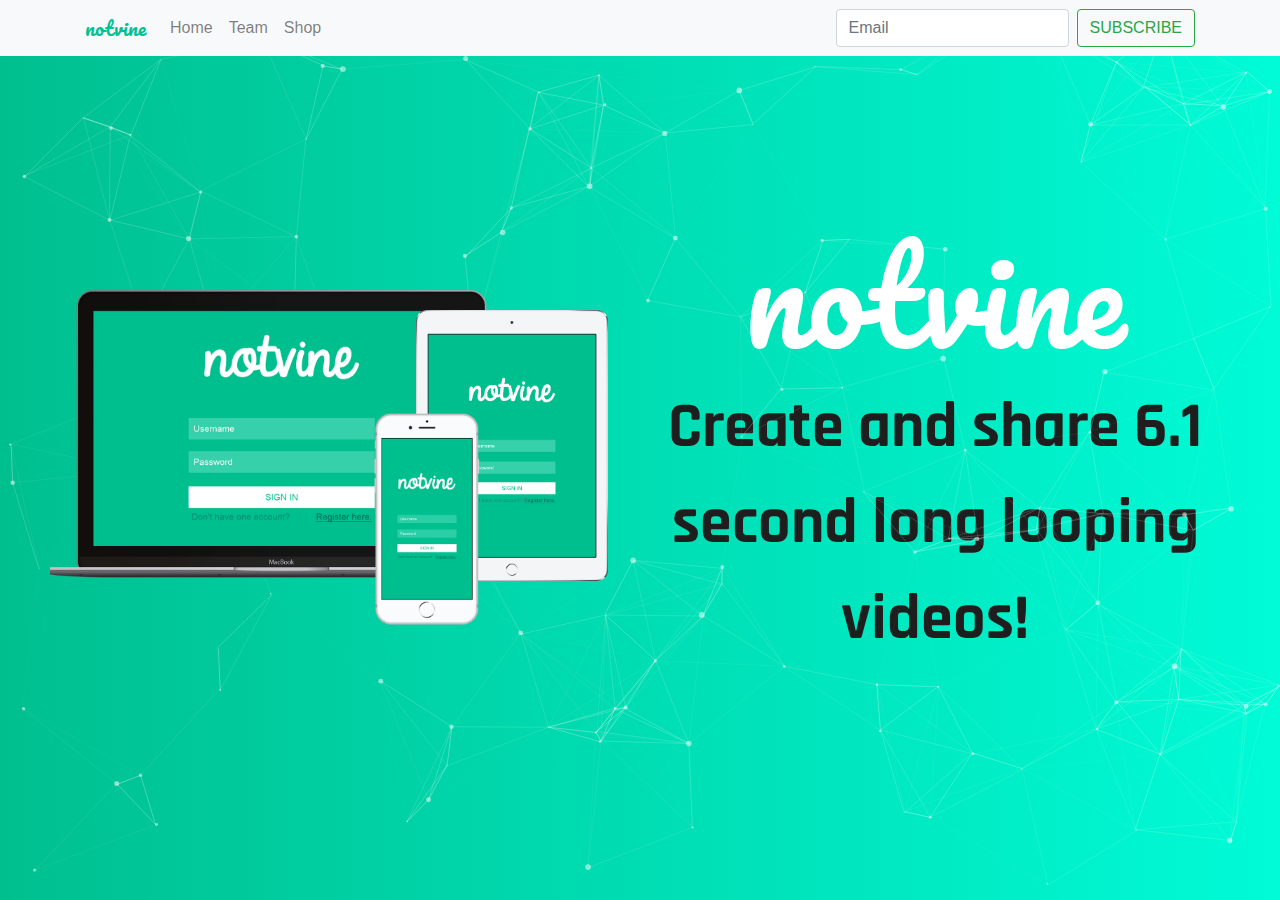
<file: index.html>
<!DOCTYPE html>
<html lang="en">
<head>
    <meta charset="UTF-8">
    <meta name="viewport" content="width=device-width, initial-scale=1.0">
    <meta http-equiv="X-UA-Compatible" content="ie=edge">
    <title>notvine</title>
    <link rel="stylesheet" type="text/css" href="css/style.css">
    <link rel="stylesheet" type="text/css" href="css/bootstrap.min.css">
    <link href="https://fonts.googleapis.com/css?family=Rajdhani" rel="stylesheet">
    <link href="https://fonts.googleapis.com/css?family=Pacifico" rel="stylesheet">
</head>
<body>

    <nav class="navbar navbar-expand-lg navbar-light bg-light fixed-top">
        <div class="container">
            <button class="navbar-toggler" type="button" data-toggle="collapse" data-target="#navbarTogglerDemo03" aria-controls="navbarTogglerDemo03" aria-expanded="false" aria-label="Toggle navigation">
                <span class="navbar-toggler-icon"></span>
            </button>
            <a class="navbar-brand" href="#" style="color: #00C194;">notvine</a>
            
            <div class="collapse navbar-collapse" id="navbarTogglerDemo03">
                <ul class="navbar-nav mr-auto mt-2 mt-lg-0">
                    <li class="nav-item">
                        <a class="nav-link" href="#">Home</a>
                    </li>
                    <li class="nav-item">
                        <a class="nav-link" href="team.html">Team</a>
                    </li>
                    <li class="nav-item">
                        <a class="nav-link" href="https://jomaswag.com/" target="_blank">Shop</a>
                    </li>
                </ul>
                <form class="form-inline my-2 my-lg-0">
                    <input class="form-control mr-sm-2" type="email" placeholder="Email" aria-label="Email">
                    <button class="btn btn-outline-success my-2 my-sm-0" type="submit">SUBSCRIBE</button>
                </form>
            </div>
        </div>
    </nav>

    <div id="landing">
        <div id="particles-js"></div>
        <div id="content">
            <img src="img/app.png" alt="">
            <div id="about">
                <h1>notvine</h1>
                <p>Create and share 6.1 second long looping videos!</p>
            </div>
        </div>
    </div>
    
    <script src="js/jquery-3.3.1.min.js" defer></script>
    <script src="js/popper.min.js" defer></script>
    <script src="js/bootstrap.min.js" defer></script>
    <script src="js/particles.min.js" defer></script>
    <script type="text/javascript" src="js/script.js" defer></script>
</body>
</html>
</file>
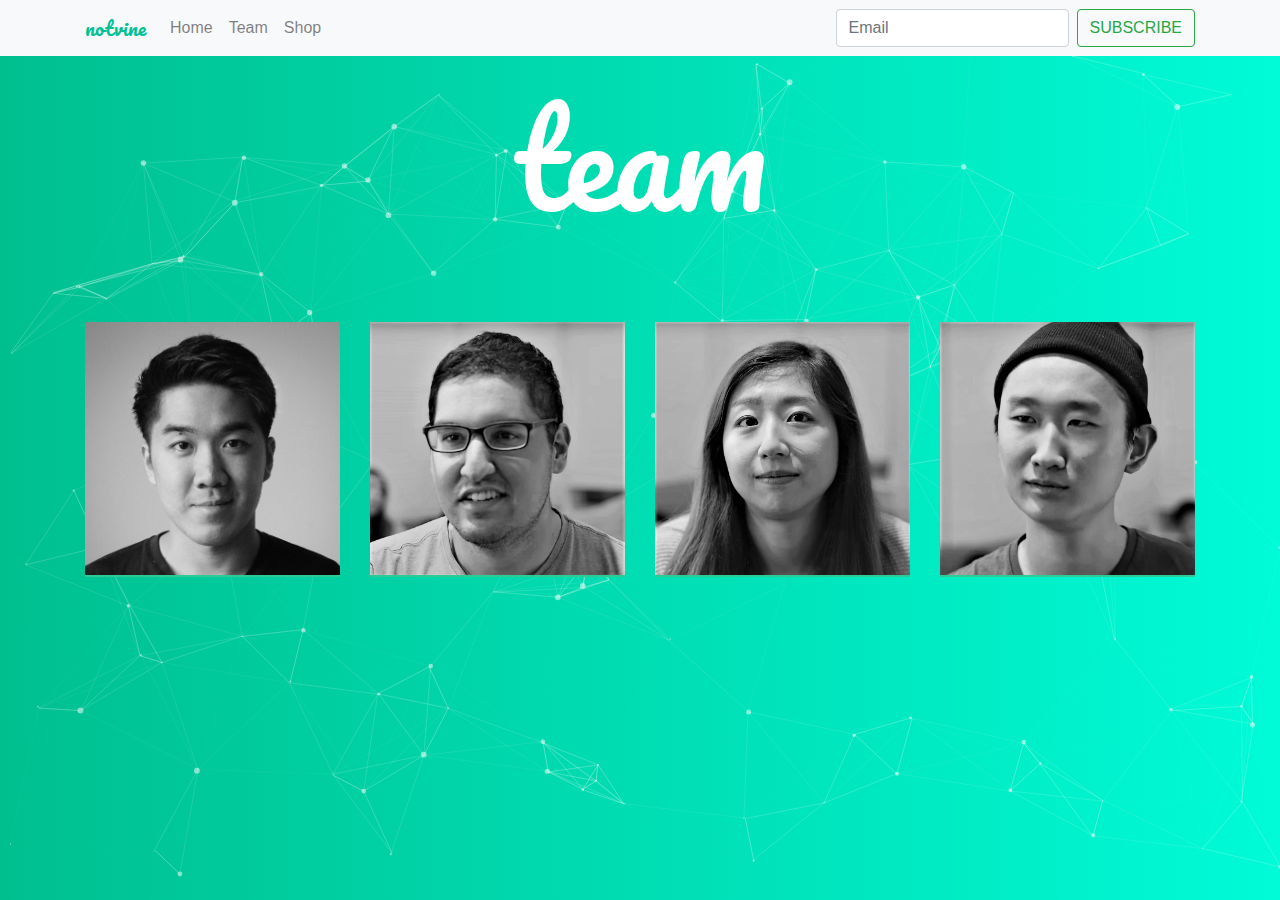
<file: team.html>
<!DOCTYPE html>
<html lang="en">
<head>
    <meta charset="UTF-8">
    <meta name="viewport" content="width=device-width, initial-scale=1.0">
    <meta http-equiv="X-UA-Compatible" content="ie=edge">
    <title>notvine</title>
    <link rel="stylesheet" type="text/css" href="css/team.css">
    <link rel="stylesheet" type="text/css" href="css/bootstrap.min.css">
    <link href="https://fonts.googleapis.com/css?family=Rajdhani" rel="stylesheet">
    <link href="https://fonts.googleapis.com/css?family=Pacifico" rel="stylesheet">
</head>
<body>

    <nav class="navbar navbar-expand-lg navbar-light bg-light fixed-top">
        <div class="container">
            <button class="navbar-toggler" type="button" data-toggle="collapse" data-target="#navbarTogglerDemo03" aria-controls="navbarTogglerDemo03" aria-expanded="false" aria-label="Toggle navigation">
                <span class="navbar-toggler-icon"></span>
            </button>
            <a class="navbar-brand" href="index.html" style="color: #00C194;">notvine</a>
            
            <div class="collapse navbar-collapse" id="navbarTogglerDemo03">
                <ul class="navbar-nav mr-auto mt-2 mt-lg-0">
                  <li class="nav-item">
                      <a class="nav-link" href="index.html">Home</a>
                  </li>
                  <li class="nav-item">
                      <a class="nav-link" href="#">Team</a>
                  </li>
                  <li class="nav-item">
                      <a class="nav-link" href="https://jomaswag.com/" target="_blank">Shop</a>
                  </li>
                </ul>
                <form class="form-inline my-2 my-lg-0">
                    <input class="form-control mr-sm-2" type="email" placeholder="Email" aria-label="Email">
                    <button class="btn btn-outline-success my-2 my-sm-0" type="submit">SUBSCRIBE</button>
                </form>
            </div>
        </div>
    </nav>

    <div id="team">
        <div id="particles-js"></div>
        <h1>team</h1>
        <div class="container">
          <div class="row">
            <div class="col-md-3">
              <div class="content">
                <img src="img/jomabw.jpg" alt="">
                <div class="overlay"></div>
                <div class="about text-center">
                  <h5>Joma</h5>
                  <p>CEO</p>
                </div>
              </div>
            </div>
            <div class="col-md-3">
              <div class="content">
                <img src="img/cameronbw.png" alt="">
                <div class="overlay"></div>
                <div class="about text-center">
                  <h5>Cameron</h5>
                  <p>Back-End Developer</p>
                </div>
              </div>
            </div>
            <div class="col-md-3">
              <div class="content">
                <img src="img/sunmibw.png" alt="">
                <div class="overlay"></div>
                <div class="about text-center">
                  <h5>Sunmi</h5>
                  <p>Front-End Developer</p>
                </div>
              </div>
            </div>
            <div class="col-md-3">
              <div class="content">
                <img src="img/johnbw.png" alt="">
                <div class="overlay"></div>
                <div class="about text-center">
                  <h5>John</h5>
                  <p>UI / UX Designer</p>
                </div>
              </div>
            </div>
          </div>
        </div>
    </div>
      
    
    <script src="js/jquery-3.3.1.min.js" defer></script>
    <script src="js/popper.min.js" defer></script>
    <script src="js/bootstrap.min.js" defer></script>
    <script src="js/particles.min.js" defer></script>
    <script type="text/javascript" src="js/script.js" defer></script>
</body>
</html>
</file>
<file: css/style.css>
body, html {
    width: 100%;
    height: 100%;
}

button:hover {
    background-color: #00C194 !important;
}

.navbar-brand {
    font-family: 'Pacifico', cursive;
}

#landing {
    position: relative;
    width: 100%;
    height: 100%;
    background: #00bf8f;
    background: -moz-linear-gradient(left, #00bf8f 0%, #00fbd7 100%);
    background: -webkit-linear-gradient(left, #00bf8f 0%,#00fbd7 100%);
    background: linear-gradient(to right, #00bf8f 0%,#00fbd7 100%);
    filter: progid:DXImageTransform.Microsoft.gradient( startColorstr='#00bf8f', endColorstr='#00fbd7',GradientType=1 );
}

#particles-js {
    position: absolute;
    top: 0;
    left: 0;
    right: 0;
    bottom: 0;
    height: 99% !important;
}

#content {
    padding: 0 50px;
    width: 100%;
    height: 100%;
    display: grid;
    grid-template-columns: 1fr 1fr;
    align-items: center;
    justify-items: center;
    font-family: 'Pacifico', cursive;
    color: white;
    text-align: center;
}

#content img {
    width: 100%;
    z-index: 1;
}

#about h1 {
    font-size: 8em;
}

#about p {
    color: #1e1e1e;
    font-size: 4em;
    font-family: 'Rajdhani', sans-serif;
    font-weight: bolder;
}

@media screen and (max-width: 992px) {

    * {
        text-align: center;
    }
    
    #content {
        grid-template-columns: 1fr;
        padding: 0 10px;
    }

}

@media screen and (max-width: 768px) {

    * {
        text-align: center;
    }
    
    #about h1 {
        font-size: 6em;
    }

    #about p {
        font-size: 3em;
    }

}

@media screen and (max-width: 576px) {

    * {
        text-align: center;
    }

    .btn {
        width: 100% !important;
    }
    
    #content {
        grid-template-columns: 1fr;
        padding: 0 10px;
    }

    #about h1 {
        font-size: 5em;
    }

    #about p {
        font-size: 2em;
    }

}
</file>
<file: css/team.css>
body, html {
    width: 100%;
    height: 100%;
}

button:hover {
    background-color: #00C194 !important;
}

.navbar-brand {
    font-family: 'Pacifico', cursive;
}

#team {
    width: 100%;
    min-height: 100%;
    background: #00bf8f;
    background: -moz-linear-gradient(left, #00bf8f 0%, #00fbd7 100%);
    background: -webkit-linear-gradient(left, #00bf8f 0%,#00fbd7 100%);
    background: linear-gradient(to right, #00bf8f 0%,#00fbd7 100%);
    filter: progid:DXImageTransform.Microsoft.gradient( startColorstr='#00bf8f', endColorstr='#00fbd7',GradientType=1 );
}

#team h1 {
    font-size: 8em;
    text-align: center;
    font-family: 'Pacifico', cursive;
    color: white;
    padding: 80px 0;
}

#team img {
    width: 100% !important;
}

#particles-js {
    position: absolute;
    top: 0;
    left: 0;
    right: 0;
    bottom: 0;
    height: 99% !important;
}

.content {
    width: 100% !important;
    height: 100% !important;
    cursor: pointer;
    position: relative;
    overflow: hidden;
}

.overlay {
    width: 100%;
    height: 0;
    position: absolute;
    bottom: 0;
    left: 0;
    background: #00bf8f;
    opacity: .5;
    transition: all .3s ease-in-out;
    -webkit-transition: all .3s ease-in-out;
    -o-transition: all .3s ease-in-out;
}

.content:hover .overlay {
    height: 100%;
}

.about {
    width: 100%;
    background-color: #2DC997;
    color: white;
    position: absolute;
    bottom: -70px;
    left: 0;
    transition: all .3s linear;
    -webkit-transition: all .3s linear;
    -o-transition: all .3s linear;
    -webkit-transition-delay: .1s;
    -o-transition-delay: .1s;
    transition-delay: .1s;
}

.content:hover .about {
    bottom: 0;
}

.about h5 {
    font-family: 'Pacifico', cursive;
}

.about p {
    font-family: 'Rajdhani', sans-serif;
}
</file>
